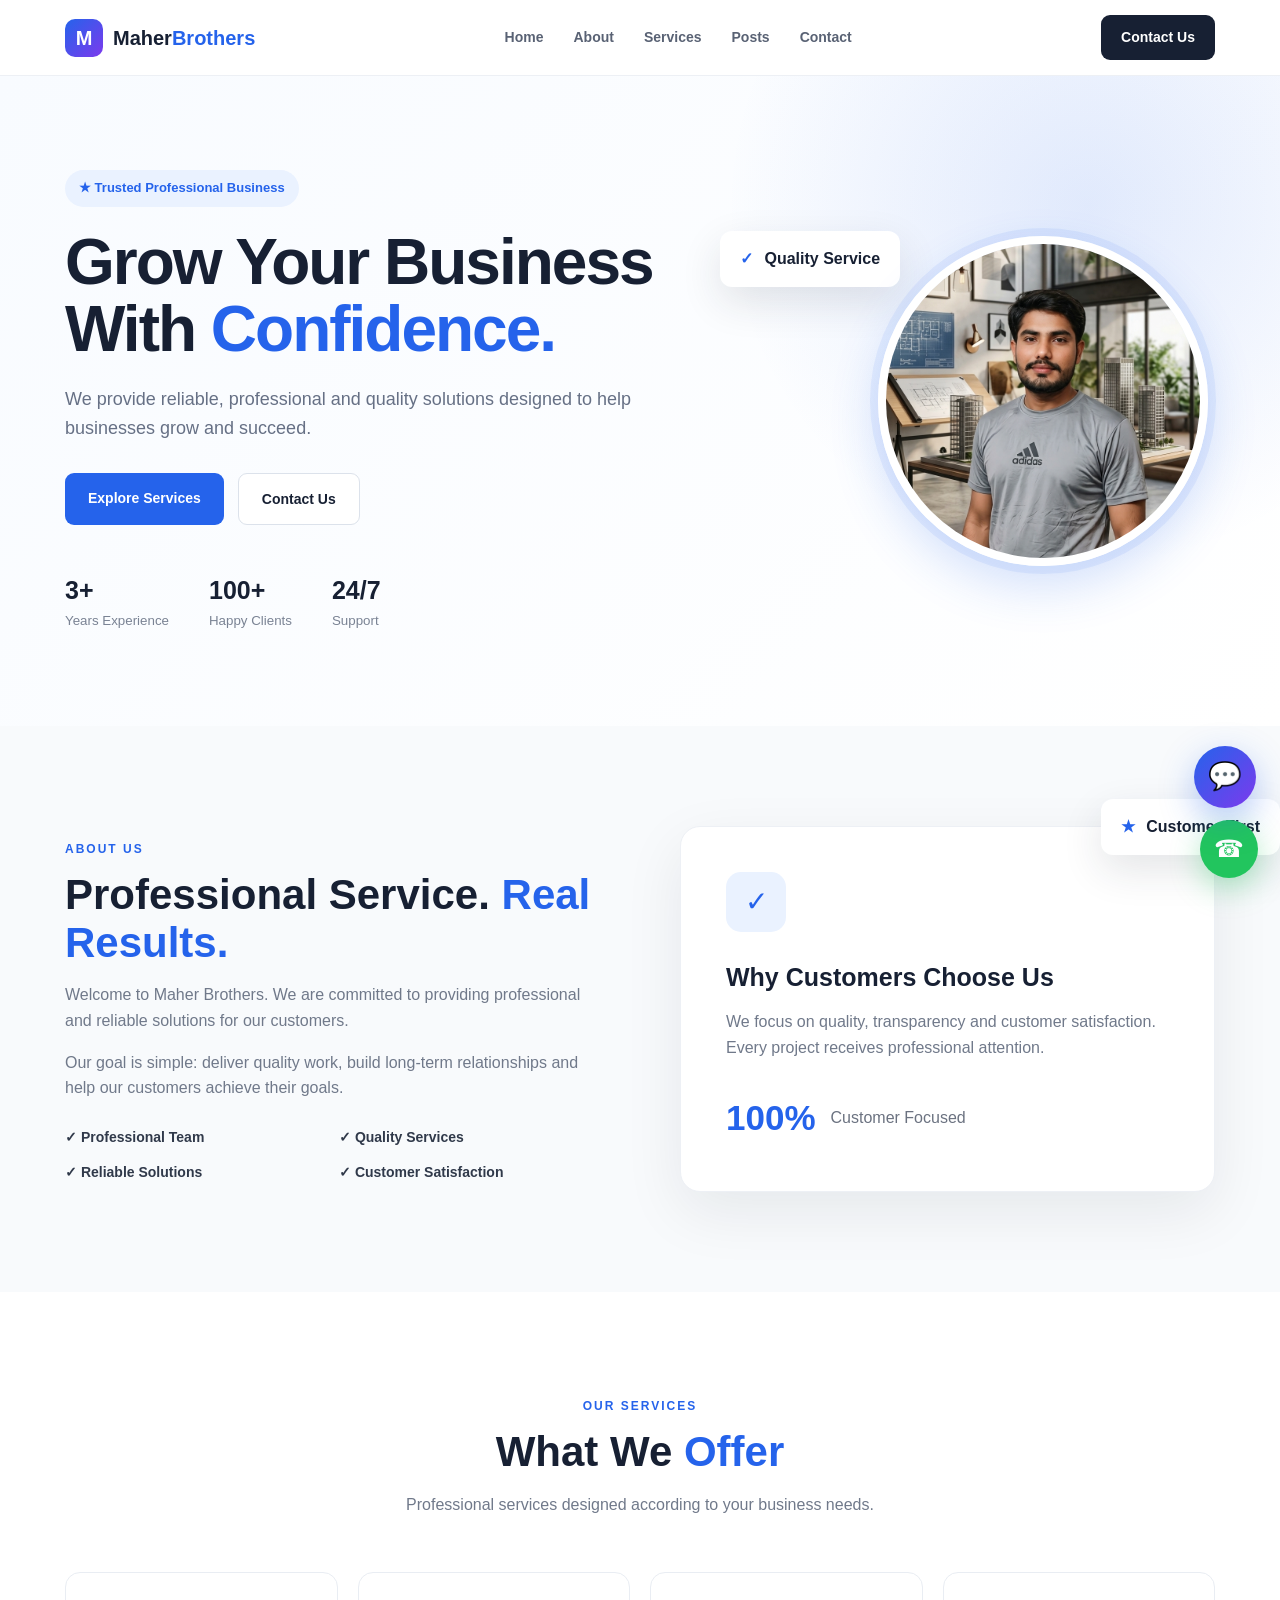
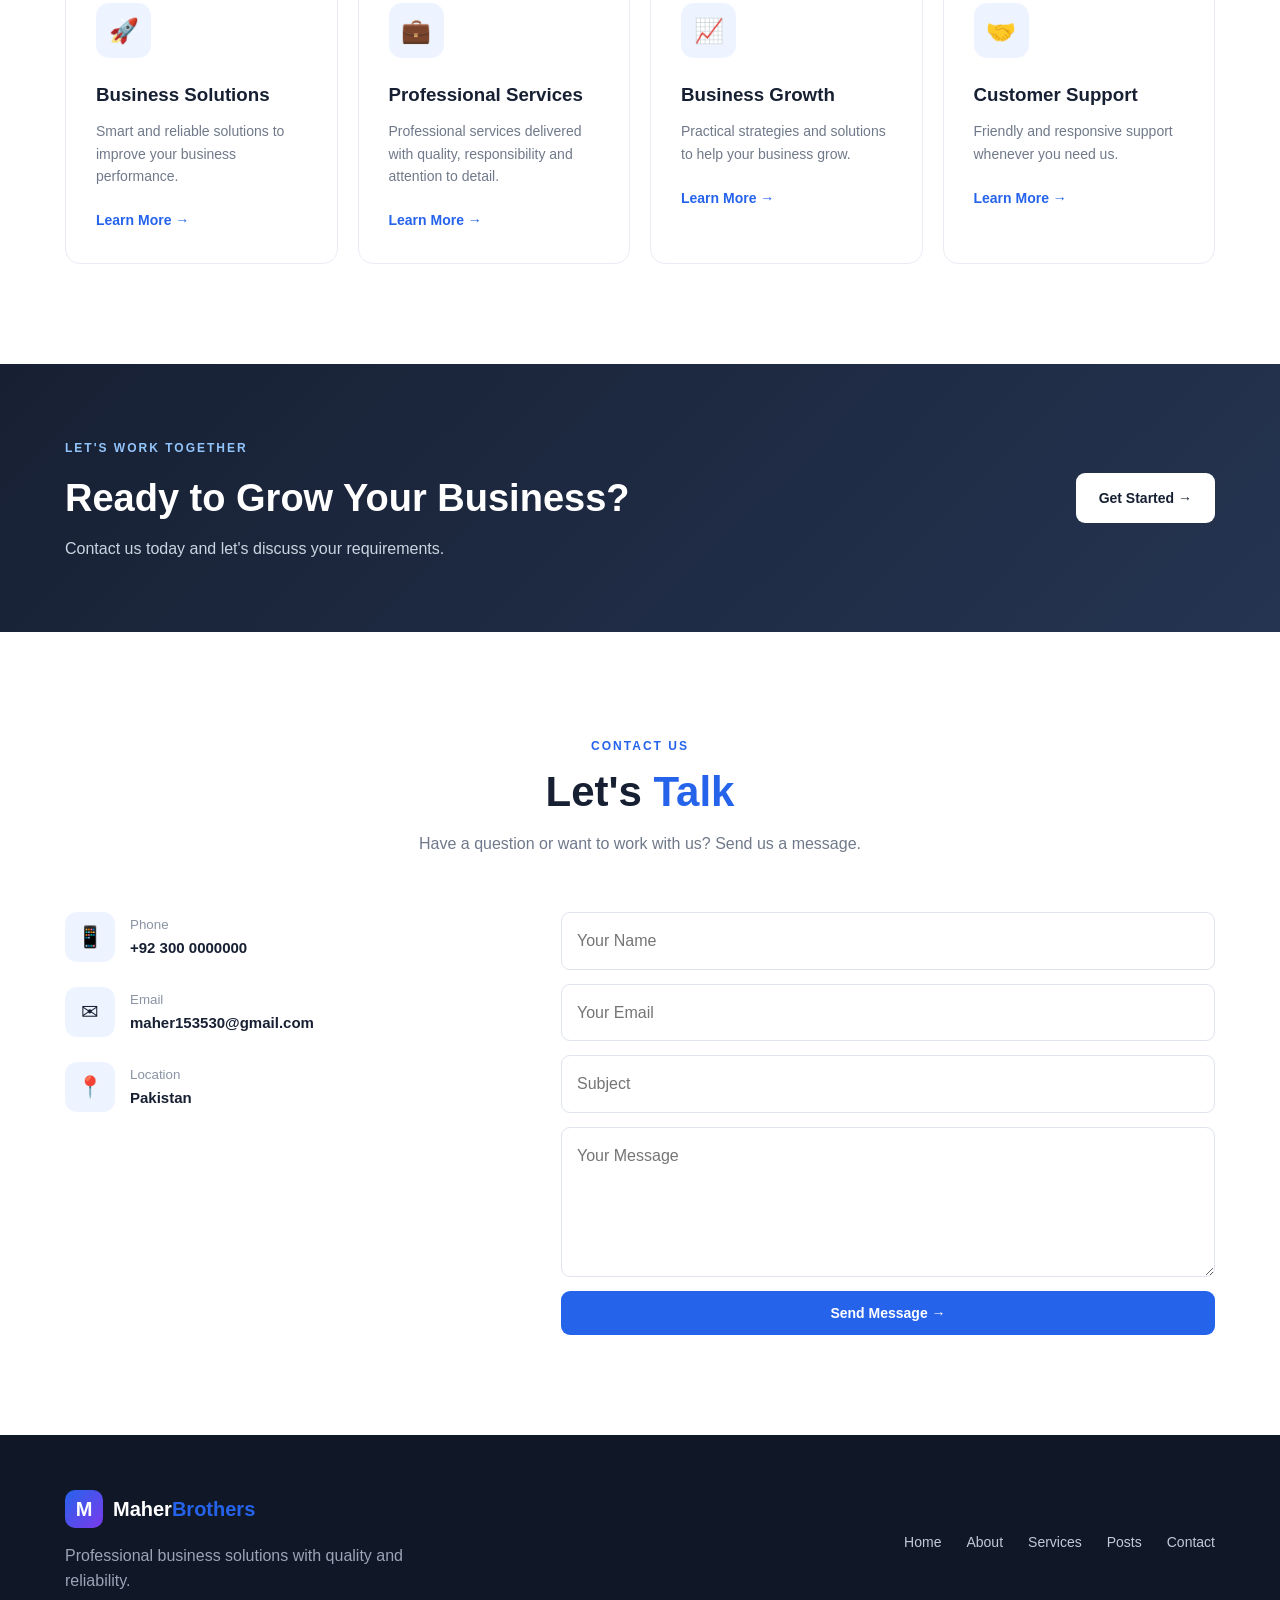
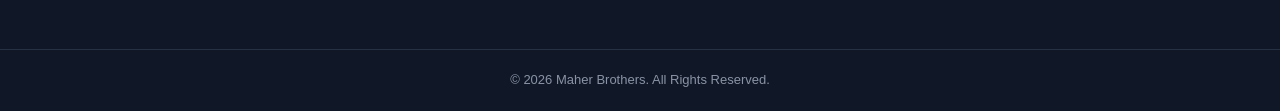
<file: index.html>
<!DOCTYPE html>
<html lang="en">
<head>
    <meta charset="UTF-8">
    <meta name="viewport" content="width=device-width, initial-scale=1.0">

    <title>Maher Brothers | Professional Business Solutions</title>

    <meta name="description"
          content="Maher Brothers - Professional products, services, business updates and customer support.">

    <link rel="stylesheet" href="style.css">
</head>

<body>

<!-- ================= NAVBAR ================= -->

<header class="navbar">

    <div class="container nav-container">

        <a href="#home" class="logo">
            <span class="logo-icon">M</span>
            <span>Maher<span>Brothers</span></span>
        </a>

        <nav id="navMenu">
           <a href="index.html">Home</a>
<a href="index.html#about">About</a>
<a href="index.html#services">Services</a>
<a href="posts.html">Posts</a>
<a href="index.html#contact">Contact</a>
        </nav>

       <a href="index.html#contact" class="nav-button">
    Contact Us
</a>

        <button
            type="button"
            class="menu-btn"
            id="menuBtn"
            aria-label="Open menu">
            ☰
        </button>

    </div>

</header>


<!-- ================= HOME ================= -->

<section class="hero" id="home">

    <div class="container hero-content">

        <div class="hero-text">

            <span class="badge">
                ★ Trusted Professional Business
            </span>

            <h1>
                Grow Your Business With
                <span>Confidence.</span>
            </h1>

            <p>
                We provide reliable, professional and quality solutions
                designed to help businesses grow and succeed.
            </p>

            <div class="hero-buttons">

                <a href="#services" class="btn primary">
                    Explore Services
                </a>

                <a href="#contact" class="btn secondary">
                    Contact Us
                </a>

            </div>

            <div class="hero-stats">

                <div>
                    <strong>3+</strong>
                    <small>Years Experience</small>
                </div>

                <div>
                    <strong>100+</strong>
                    <small>Happy Clients</small>
                </div>

                <div>
                    <strong>24/7</strong>
                    <small>Support</small>
                </div>

            </div>

        </div>


        <div class="hero-card">

            <div class="floating-card card-one">
                <span>✓</span>
                Quality Service
            </div>
<div class="business-">
    <img src="My Pic.jpg" alt="Maher Brothers Banner">
</div>

            </div>

            <div class="floating-card card-two">
                <span>★</span>
                Customer First
            </div>

        </div>

    </div>

</section>


<!-- ================= ABOUT ================= -->

<section class="section about" id="about">

    <div class="container two-column">

        <div>

            <span class="section-tag">ABOUT US</span>

            <h2>
                Professional Service.
                <span>Real Results.</span>
            </h2>

            <p>
                Welcome to Maher Brothers. We are committed to providing
                professional and reliable solutions for our customers.
            </p>

            <p>
                Our goal is simple: deliver quality work, build long-term
                relationships and help our customers achieve their goals.
            </p>

            <div class="check-list">
                <div>✓ Professional Team</div>
                <div>✓ Quality Services</div>
                <div>✓ Reliable Solutions</div>
                <div>✓ Customer Satisfaction</div>
            </div>

        </div>


        <div class="about-box">

            <div class="about-icon">✓</div>

            <h3>
                Why Customers Choose Us
            </h3>

            <p>
                We focus on quality, transparency and customer satisfaction.
                Every project receives professional attention.
            </p>

            <div class="mini-stat">
                <strong>100%</strong>
                <span>Customer Focused</span>
            </div>

        </div>

    </div>

</section>


<!-- ================= SERVICES ================= -->

<section class="section services" id="services">

    <div class="container">

        <div class="section-heading">

            <span class="section-tag">OUR SERVICES</span>

            <h2>
                What We <span>Offer</span>
            </h2>

            <p>
                Professional services designed according to your business needs.
            </p>

        </div>


        <div class="service-grid">

            <div class="service-card">

                <div class="service-icon">🚀</div>

                <h3>Business Solutions</h3>

                <p>
                    Smart and reliable solutions to improve your business
                    performance.
                </p>

                <a href="#contact">Learn More →</a>

            </div>


            <div class="service-card">

                <div class="service-icon">💼</div>

                <h3>Professional Services</h3>

                <p>
                    Professional services delivered with quality,
                    responsibility and attention to detail.
                </p>

                <a href="#contact">Learn More →</a>

            </div>


            <div class="service-card">

                <div class="service-icon">📈</div>

                <h3>Business Growth</h3>

                <p>
                    Practical strategies and solutions to help your business
                    grow.
                </p>

                <a href="#contact">Learn More →</a>

            </div>


            <div class="service-card">

                <div class="service-icon">🤝</div>

                <h3>Customer Support</h3>

                <p>
                    Friendly and responsive support whenever you need us.
                </p>

                <a href="#contact">Learn More →</a>

            </div>

        </div>

    </div>

</section>

<!-- ================= CTA ================= -->

<section class="cta">

    <div class="container cta-content">

        <div>

            <span>LET'S WORK TOGETHER</span>

            <h2>
                Ready to Grow Your Business?
            </h2>

            <p>
                Contact us today and let's discuss your requirements.
            </p>

        </div>

        <a href="#contact" class="btn white">
            Get Started →
        </a>

    </div>

</section>


<!-- ================= CONTACT ================= -->

<section class="section contact" id="contact">

    <div class="container">

        <div class="section-heading">

            <span class="section-tag">CONTACT US</span>

            <h2>
                Let's <span>Talk</span>
            </h2>

            <p>
                Have a question or want to work with us?
                Send us a message.
            </p>

        </div>


        <div class="contact-grid">

            <div class="contact-info">

                <div class="contact-item">

                    <div class="contact-icon">📱</div>

                    <div>
                        <small>Phone</small>
                        <strong>+92 300 0000000</strong>
                    </div>

                </div>


                <div class="contact-item">

                    <div class="contact-icon">✉</div>

                    <div>
                        <small>Email</small>
                        <strong>maher153530@gmail.com</strong>
                    </div>

                </div>


                <div class="contact-item">

                    <div class="contact-icon">📍</div>

                    <div>
                        <small>Location</small>
                        <strong>Pakistan</strong>
                    </div>

                </div>

            </div>


            <form
                class="contact-form"
                id="contactForm">

                <input
                    type="text"
                    id="name"
                    placeholder="Your Name"
                    required
                >

                <input
                    type="email"
                    id="email"
                    placeholder="Your Email"
                    required
                >

                <input
                    type="text"
                    id="subject"
                    placeholder="Subject"
                    required
                >

                <textarea
                    id="message"
                    placeholder="Your Message"
                    required></textarea>

                <button
                    type="submit"
                    class="btn primary">

                    Send Message →

                </button>

            </form>

        </div>

    </div>

</section>


<!-- ================= WHATSAPP ================= -->

<a
    href="https://wa.me/923000000000"
    target="_blank"
    rel="noopener noreferrer"
    class="whatsapp"
    title="Chat on WhatsApp">

    ☎

</a>


<!-- ================= CHAT ================= -->

<div
    class="chat-button"
    id="chatButton"
    title="Chat With Us">

    💬

</div>


<div
    class="chat-box"
    id="chatBox">

    <div class="chat-header">

        <div>
            <strong>Chat With Us</strong>
            <small>We usually reply quickly</small>
        </div>

        <button
            type="button"
            id="closeChat">
            ×
        </button>

    </div>


    <div
        class="chat-body"
        id="chatBody">

        <div class="chat-welcome">
            👋 Hello! How can we help you?
        </div>

    </div>


    <div
        class="visitor-form"
        id="visitorForm">

        <input
            type="text"
            id="visitorName"
            placeholder="Your name"
            maxlength="80"
        >

        <button
            type="button"
            id="startChat">

            Start Chat

        </button>

    </div>


    <div
        class="chat-input-area"
        id="chatInputArea">

        <input
            type="text"
            id="chatMessage"
            placeholder="Type your message..."
            maxlength="2000"
        >

        <button
            type="button"
            id="sendChat">

            ➤

        </button>

    </div>

</div>


<!-- ================= FOOTER ================= -->

<footer>

    <div class="container footer-content">

        <div>

            <a href="#home" class="logo footer-logo">

                <span class="logo-icon">M</span>

                <span>
                    Maher<span>Brothers</span>
                </span>

            </a>

            <p>
                Professional business solutions with quality and reliability.
            </p>

        </div>

<div class="footer-links">

    <a href="index.html">Home</a>
    <a href="index.html#about">About</a>
    <a href="index.html#services">Services</a>
    <a href="posts.html">Posts</a>
    <a href="index.html#contact">Contact</a>

</div>

    </div>


    <div class="copyright">

        © <span id="year"></span>
        Maher Brothers.
        All Rights Reserved.

    </div>

</footer>


<!-- ONLY ONE JS FILE -->
<script src="script.js"></script>

</body>
</html>
</file>
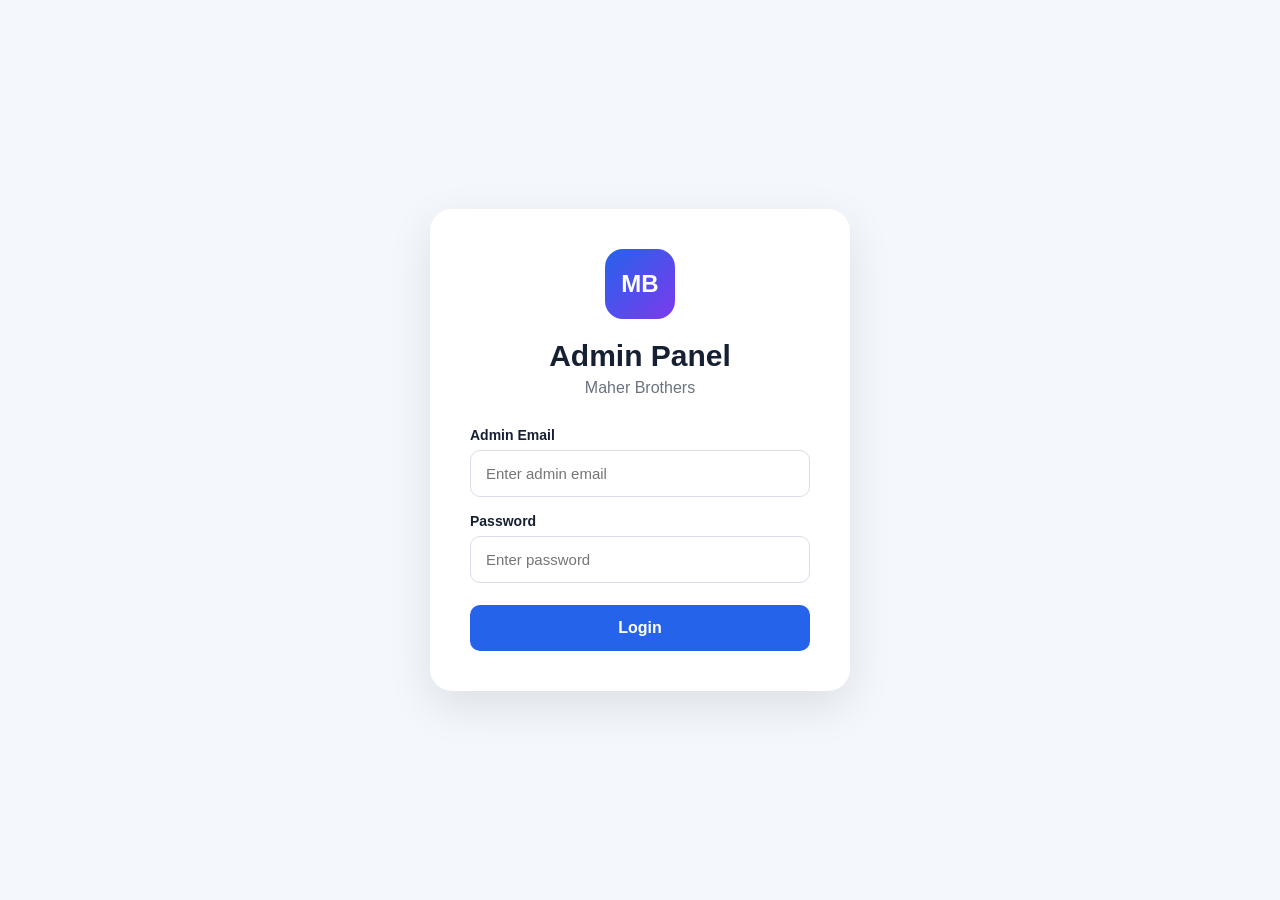
<file: admin/index.html>
<!DOCTYPE html>
<html lang="en">
<head>
    <meta charset="UTF-8">

    <meta
        name="viewport"
        content="width=device-width, initial-scale=1.0"
    >

    <title>Admin Panel | Maher Brothers</title>

    <link
        rel="stylesheet"
        href="admin.css"
    >
</head>

<body>

    <!-- ================================
         LOGIN
    ================================= -->

    <div
        id="loginScreen"
        class="screen"
    >

        <div class="login-card">

            <div class="logo">
                MB
            </div>

            <h1>
                Admin Panel
            </h1>

            <p class="subtitle">
                Maher Brothers
            </p>

            <form id="loginForm">

                <label for="loginEmail">
                    Admin Email
                </label>

                <input
                    type="email"
                    id="loginEmail"
                    placeholder="Enter admin email"
                    required
                >

                <label for="loginPassword">
                    Password
                </label>

                <input
                    type="password"
                    id="loginPassword"
                    placeholder="Enter password"
                    required
                >

                <button
                    type="submit"
                    class="primary-btn"
                    id="loginButton"
                >
                    Login
                </button>

                <div
                    id="loginStatus"
                    class="status"
                ></div>

            </form>

        </div>

    </div>


    <!-- ================================
         ADMIN PANEL
    ================================= -->

    <div
        id="adminScreen"
        class="admin-screen hidden"
    >

        <header class="admin-header">

            <div>

                <h1>
                    Maher Brothers
                </h1>

                <p>
                    Private Admin Dashboard
                </p>

            </div>

            <button
                id="logoutButton"
                class="logout-btn"
            >
                Logout
            </button>

        </header>


        <main class="admin-container">

            <!-- STATS -->

            <section class="stats-grid">

                <div class="stat-card">

                    <span>
                        Pending
                    </span>

                    <strong id="pendingCount">
                        0
                    </strong>

                </div>


                <div class="stat-card">

                    <span>
                        Approved
                    </span>

                    <strong id="approvedCount">
                        0
                    </strong>

                </div>


                <div class="stat-card">

                    <span>
                        Rejected
                    </span>

                    <strong id="rejectedCount">
                        0
                    </strong>

                </div>


                <div class="stat-card">

                    <span>
                        Total
                    </span>

                    <strong id="totalCount">
                        0
                    </strong>

                </div>

            </section>


            <!-- TOOLBAR -->

            <section class="toolbar">

                <div>

                    <h2>
                        Business Posts
                    </h2>

                    <p>
                        Review and manage submitted posts.
                    </p>

                </div>

                <button
                    id="refreshButton"
                    class="refresh-btn"
                >
                    ↻ Refresh
                </button>

            </section>


            <!-- STATUS -->

            <div
                id="adminStatus"
                class="admin-status"
            ></div>
    

            <!-- POSTS -->

            <section
                id="postsList"
                class="posts-list"
            >

                <div class="loading">
                    Loading posts...
                </div>

            </section>
            <!-- =========================================
     CONTACT MESSAGES
========================================= -->

<section class="messages-section">

    <div class="toolbar">

        <div>

            <h2>
                📩 Contact Messages
            </h2>

            <p>
                Messages received from website visitors.
            </p>

        </div>

        <button
            id="refreshMessagesButton"
            class="refresh-btn"
            type="button"
        >
            ↻ Refresh
        </button>

    </div>


    <div
        id="messagesStatus"
        class="admin-status"
    ></div>


    <div
        id="messagesList"
        class="messages-list"
    >

        <div class="loading">
            Loading messages...
        </div>

    </div>

</section>

        </main>

    </div>


    <script src="admin.js"></script>

</body>
</html>
</file>
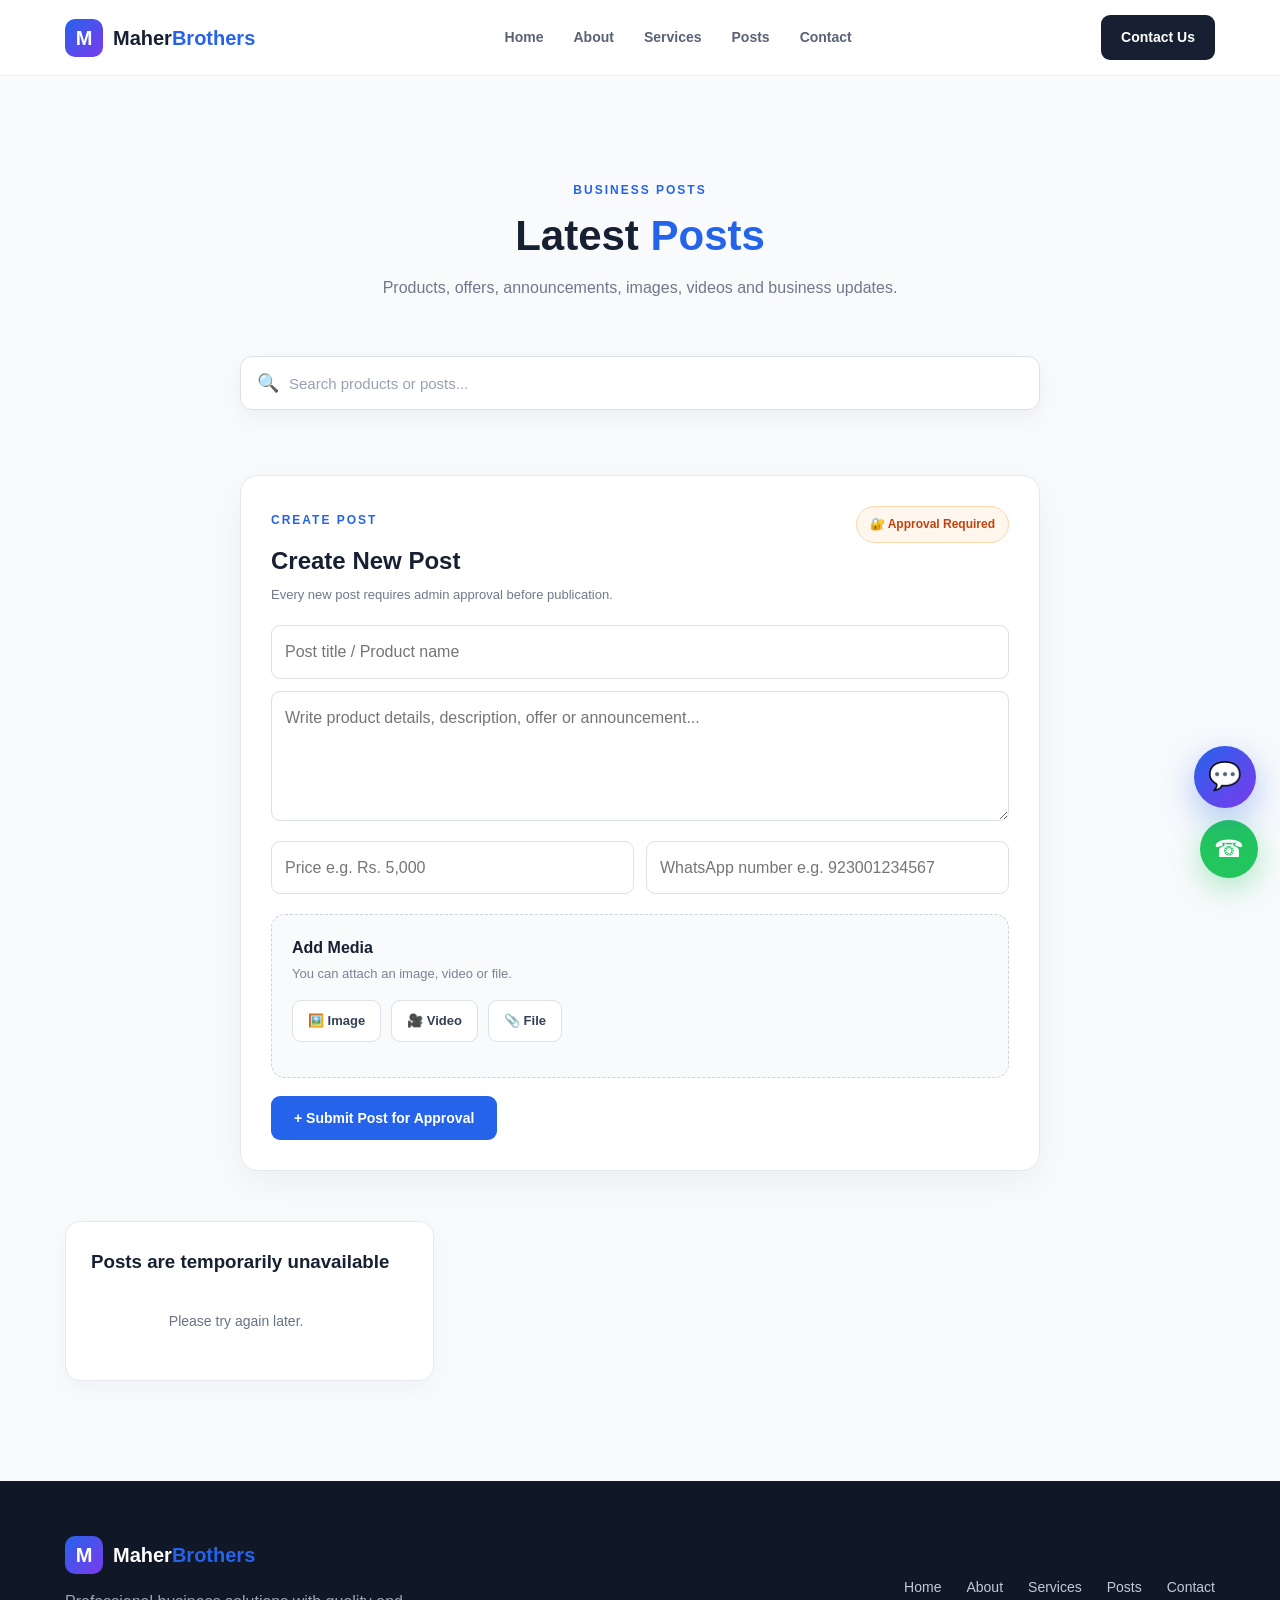
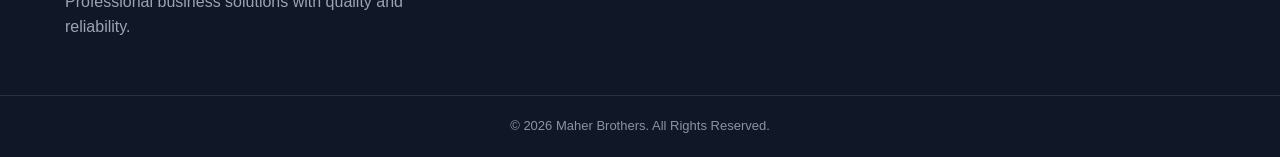
<file: posts.html>
<!DOCTYPE html>
<html lang="en">
<head>
    <meta charset="UTF-8">
    <meta name="viewport" content="width=device-width, initial-scale=1.0">

    <title>Posts | Maher Brothers</title>

    <meta name="description"
          content="Latest products, offers, announcements and business updates from Maher Brothers.">

    <link rel="stylesheet" href="style.css">
</head>

<body>

<!-- ================= NAVBAR ================= -->

<header class="navbar">

    <div class="container nav-container">

        <a href="index.html" class="logo">
            <span class="logo-icon">M</span>
            <span>Maher<span>Brothers</span></span>
        </a>

        <nav id="navMenu">
            <a href="index.html">Home</a>
            <a href="index.html#about">About</a>
            <a href="index.html#services">Services</a>
            <a href="posts.html" class="active">Posts</a>
            <a href="index.html#contact">Contact</a>
        </nav>

        <a href="index.html#contact" class="nav-button">
            Contact Us
        </a>

        <button
            type="button"
            class="menu-btn"
            id="menuBtn"
            aria-label="Open menu">
            ☰
        </button>

    </div>

</header>


<!-- ================= POSTS ================= -->

<section class="section posts-section" id="posts">

    <div class="container">

        <div class="section-heading">

            <span class="section-tag">BUSINESS POSTS</span>

            <h2>
                Latest <span>Posts</span>
            </h2>

            <p>
                Products, offers, announcements, images, videos and business
                updates.
            </p>

        </div>
<!-- ================= POST SEARCH ================= -->

<div class="post-search">

    <div class="post-search-box">

        <span class="post-search-icon">🔍</span>

        <input
            type="search"
            id="postSearch"
            placeholder="Search products or posts..."
            autocomplete="off"
            aria-label="Search products or posts"
        >

        <button
            type="button"
            id="clearPostSearch"
            class="clear-search"
            aria-label="Clear search">
            ×
        </button>

    </div>

    <div
        id="searchResultCount"
        class="search-result-count">
    </div>

</div>

        <!-- CREATE POST -->

        <div class="post-admin">

            <div class="post-admin-title">

                <div>

                    <span class="section-tag">
                        CREATE POST
                    </span>

                    <h3>
                        Create New Post
                    </h3>

                    <p>
                        Every new post requires admin approval before publication.
                    </p>

                </div>

                <span class="approval-badge">
                    🔐 Approval Required
                </span>

            </div>


            <input
                type="text"
                id="postTitle"
                placeholder="Post title / Product name"
                maxlength="150"
            >


            <textarea
                id="postContent"
                placeholder="Write product details, description, offer or announcement..."
                maxlength="5000"
            ></textarea>


            <!-- PRODUCT OPTIONS -->

            <div class="product-fields">

                <input
                    type="text"
                    id="postPrice"
                    placeholder="Price e.g. Rs. 5,000"
                    maxlength="80"
                >

                <input
                    type="text"
                    id="postWhatsapp"
                    placeholder="WhatsApp number e.g. 923001234567"
                    maxlength="20"
                >

            </div>


            <!-- MEDIA -->

            <div class="media-area">

                <h4>
                    Add Media
                </h4>

                <p>
                    You can attach an image, video or file.
                </p>

                <div class="media-buttons">

                    <label
                        class="media-btn"
                        for="postImage">
                        🖼️ Image
                    </label>

                    <input
                        type="file"
                        id="postImage"
                        accept="image/*"
                        hidden
                    >


                    <label
                        class="media-btn"
                        for="postVideo">
                        🎥 Video
                    </label>

                    <input
                        type="file"
                        id="postVideo"
                        accept="video/*"
                        hidden
                    >


                    <label
                        class="media-btn"
                        for="postFile">
                        📎 File
                    </label>

                    <input
                        type="file"
                        id="postFile"
                        accept=".pdf,.doc,.docx,.xls,.xlsx,.txt,.zip"
                        hidden
                    >

                </div>


                <div
                    id="selectedMedia"
                    class="selected-media">
                </div>


                <div
                    id="imagePreview"
                    class="image-preview">
                </div>

            </div>


            <button
                type="button"
                class="btn primary"
                id="submitPostBtn">

                + Submit Post for Approval

            </button>


            <div
                id="postStatus"
                class="post-status">
            </div>

        </div>


        <!-- APPROVED POSTS -->

        <div
            class="posts-grid"
            id="postsContainer">
        </div>

    </div>

</section>


<!-- ================= WHATSAPP ================= -->

<a
    href="https://wa.me/923000000000"
    target="_blank"
    rel="noopener noreferrer"
    class="whatsapp"
    title="Chat on WhatsApp">

    ☎

</a>


<!-- ================= CHAT ================= -->

<div
    class="chat-button"
    id="chatButton"
    title="Chat With Us">

    💬

</div>


<div
    class="chat-box"
    id="chatBox">

    <div class="chat-header">

        <div>

            <strong>
                Chat With Us
            </strong>

            <small>
                We usually reply quickly
            </small>

        </div>

        <button
            type="button"
            id="closeChat">

            ×

        </button>

    </div>


    <div
        class="chat-body"
        id="chatBody">

        <div class="chat-welcome">

            👋 Hello! How can we help you?

        </div>

    </div>


    <div
        class="visitor-form"
        id="visitorForm">

        <input
            type="text"
            id="visitorName"
            placeholder="Your name"
            maxlength="80"
        >

        <button
            type="button"
            id="startChat">

            Start Chat

        </button>

    </div>


    <div
        class="chat-input-area"
        id="chatInputArea">

        <input
            type="text"
            id="chatMessage"
            placeholder="Type your message..."
            maxlength="2000"
        >

        <button
            type="button"
            id="sendChat">

            ➤

        </button>

    </div>

</div>


<!-- ================= FOOTER ================= -->

<footer>

    <div class="container footer-content">

        <div>

            <a
                href="index.html"
                class="logo footer-logo">

                <span class="logo-icon">
                    M
                </span>

                <span>
                    Maher<span>Brothers</span>
                </span>

            </a>

            <p>
                Professional business solutions with quality and reliability.
            </p>

        </div>


        <div class="footer-links">

            <a href="index.html">
                Home
            </a>

            <a href="index.html#about">
                About
            </a>

            <a href="index.html#services">
                Services
            </a>

            <a href="posts.html">
                Posts
            </a>

            <a href="index.html#contact">
                Contact
            </a>

        </div>

    </div>


    <div class="copyright">

        © <span id="year"></span>
        Maher Brothers.
        All Rights Reserved.

    </div>

</footer>


<!-- ================= JAVASCRIPT ================= -->

<script src="script.js"></script>

</body>
</html>
</file>
<file: style.css>
/* =====================================================
   RESET
===================================================== */

* {
    margin: 0;
    padding: 0;
    box-sizing: border-box;
}

html {
    scroll-behavior: smooth;
}

body {
    font-family: Arial, Helvetica, sans-serif;
    color: #172033;
    background: #ffffff;
    line-height: 1.6;
}

body.chat-open {
    overflow: hidden;
}

a {
    text-decoration: none;
    color: inherit;
}

button,
input,
textarea {
    font-family: inherit;
}

.container {
    width: 90%;
    max-width: 1150px;
    margin: auto;
}


/* =====================================================
   NAVBAR
===================================================== */

.navbar {
    position: sticky;
    top: 0;
    z-index: 1000;
    background: rgba(255,255,255,.96);
    backdrop-filter: blur(12px);
    border-bottom: 1px solid #edf0f5;
}

.nav-container {
    min-height: 75px;
    display: flex;
    align-items: center;
    justify-content: space-between;
}

.logo {
    display: flex;
    align-items: center;
    gap: 10px;
    font-size: 20px;
    font-weight: 800;
}

.logo > span:last-child > span {
    color: #2563eb;
}

.logo-icon {
    width: 38px;
    height: 38px;
    display: grid;
    place-items: center;
    color: white;
    border-radius: 10px;
    background: linear-gradient(135deg,#2563eb,#7c3aed);
}

nav {
    display: flex;
    gap: 30px;
}

nav a {
    font-size: 14px;
    font-weight: 600;
    color: #596274;
    transition: .3s;
}

nav a:hover,
nav a.active {
    color: #2563eb;
}

.nav-button {
    padding: 11px 20px;
    border-radius: 9px;
    background: #172033;
    color: white;
    font-size: 14px;
    font-weight: 700;
}

.menu-btn {
    display: none;
    border: none;
    background: none;
    font-size: 27px;
    cursor: pointer;
}


/* =====================================================
   HERO
===================================================== */

.hero {
    min-height: 650px;
    display: flex;
    align-items: center;
    background:
        radial-gradient(circle at 85% 20%, rgba(37,99,235,.13), transparent 30%),
        linear-gradient(135deg,#f8fbff,#ffffff);
}

.hero-content {
    display: grid;
    grid-template-columns: 1.1fr .9fr;
    align-items: center;
    gap: 50px;
    padding: 70px 0;
}

.badge {
    display: inline-block;
    padding: 8px 14px;
    background: #eaf2ff;
    color: #2563eb;
    border-radius: 30px;
    font-size: 13px;
    font-weight: 700;
    margin-bottom: 22px;
}

.hero h1 {
    font-size: clamp(42px,5vw,68px);
    line-height: 1.05;
    letter-spacing: -2px;
    margin-bottom: 22px;
}

.hero h1 span {
    color: #2563eb;
}

.hero p {
    max-width: 600px;
    color: #667085;
    font-size: 18px;
    margin-bottom: 30px;
}

.hero-buttons {
    display: flex;
    gap: 14px;
    margin-bottom: 45px;
}

.btn {
    display: inline-block;
    padding: 14px 23px;
    border-radius: 9px;
    border: none;
    cursor: pointer;
    font-weight: 700;
    font-size: 14px;
    transition: .3s;
}

.primary {
    background: #2563eb;
    color: white;
}

.primary:hover {
    background: #1d4ed8;
    transform: translateY(-2px);
}

.secondary {
    border: 1px solid #dce2eb;
    color: #172033;
    background: white;
}

.secondary:hover {
    border-color: #2563eb;
    color: #2563eb;
}

.hero-stats {
    display: flex;
    gap: 40px;
}

.hero-stats div {
    display: flex;
    flex-direction: column;
}

.hero-stats strong {
    font-size: 25px;
}

.hero-stats small {
    color: #7a8394;
}


/* HERO VISUAL */

.hero-card {
    min-height: 420px;
    position: relative;
    display: grid;
    place-items: center;
}

.business-circle {
    width: 320px;
    height: 320px;
    border-radius: 50%;
    display: grid;
    place-items: center;
    background: linear-gradient(135deg,#2563eb,#7c3aed);
    box-shadow: 0 35px 70px rgba(37,99,235,.25);
}

.circle-inner {
    width: 230px;
    height: 230px;
    border-radius: 50%;
    background: white;
    display: flex;
    flex-direction: column;
    align-items: center;
    justify-content: center;
    box-shadow: inset 0 0 30px rgba(0,0,0,.05);
}

.circle-inner span {
    font-size: 13px;
    letter-spacing: 3px;
    color: #7a8394;
}

.circle-inner strong {
    color: #2563eb;
    font-size: 28px;
}

.floating-card {
    position: absolute;
    padding: 15px 20px;
    background: white;
    border-radius: 12px;
    box-shadow: 0 15px 40px rgba(31,41,55,.12);
    font-weight: 700;
}

.floating-card span {
    color: #2563eb;
    margin-right: 7px;
}

.card-one {
    top: 40px;
    left: 0;
}

.card-two {
    bottom: 45px;
    right: 0;
}


/* =====================================================
   SECTIONS
===================================================== */

.section {
    padding: 100px 0;
}

.section-tag {
    display: inline-block;
    color: #2563eb;
    font-size: 12px;
    font-weight: 800;
    letter-spacing: 2px;
    margin-bottom: 12px;
}

.section-heading {
    text-align: center;
    max-width: 650px;
    margin: 0 auto 55px;
}

.section-heading h2,
.two-column h2 {
    font-size: 42px;
    line-height: 1.15;
    margin-bottom: 15px;
}

.section-heading h2 span,
.two-column h2 span {
    color: #2563eb;
}

.section-heading p,
.two-column p {
    color: #70798a;
}


/* =====================================================
   ABOUT
===================================================== */

.about {
    background: #f8fafc;
}

.two-column {
    display: grid;
    grid-template-columns: 1fr 1fr;
    gap: 80px;
    align-items: center;
}

.two-column p {
    margin-bottom: 16px;
}

.check-list {
    margin-top: 25px;
    display: grid;
    grid-template-columns: 1fr 1fr;
    gap: 13px;
    font-weight: 700;
    font-size: 14px;
}

.check-list div {
    color: #30394a;
}

.about-box {
    padding: 45px;
    background: white;
    border-radius: 20px;
    box-shadow: 0 20px 60px rgba(15,23,42,.08);
    border: 1px solid #edf0f5;
}

.about-icon {
    width: 60px;
    height: 60px;
    display: grid;
    place-items: center;
    border-radius: 15px;
    background: #eaf2ff;
    color: #2563eb;
    font-size: 28px;
    margin-bottom: 25px;
}

.about-box h3 {
    font-size: 25px;
    margin-bottom: 12px;
}

.mini-stat {
    display: flex;
    align-items: center;
    gap: 15px;
    margin-top: 30px;
}

.mini-stat strong {
    font-size: 35px;
    color: #2563eb;
}

.mini-stat span {
    color: #6b7280;
}


/* =====================================================
   SERVICES
===================================================== */

.service-grid {
    display: grid;
    grid-template-columns: repeat(4,1fr);
    gap: 20px;
}

.service-card {
    padding: 30px;
    border: 1px solid #e9edf3;
    border-radius: 15px;
    transition: .3s;
    background: white;
}

.service-card:hover {
    transform: translateY(-7px);
    box-shadow: 0 20px 45px rgba(15,23,42,.09);
    border-color: #cddcff;
}

.service-icon {
    width: 55px;
    height: 55px;
    display: grid;
    place-items: center;
    background: #eef4ff;
    border-radius: 13px;
    font-size: 24px;
    margin-bottom: 22px;
}

.service-card h3 {
    margin-bottom: 10px;
}

.service-card p {
    color: #70798a;
    font-size: 14px;
    margin-bottom: 20px;
}

.service-card a {
    color: #2563eb;
    font-weight: 700;
    font-size: 14px;
}


/* =====================================================
   POSTS
===================================================== */

.posts-section {
    background: #f8fafc;
}

.post-admin {
    max-width: 800px;
    margin: 0 auto 50px;
    padding: 30px;
    background: white;
    border-radius: 18px;
    border: 1px solid #e4e8ef;
    box-shadow: 0 12px 35px rgba(15,23,42,.05);
}

.post-admin-title {
    display: flex;
    justify-content: space-between;
    align-items: flex-start;
    gap: 20px;
    margin-bottom: 20px;
}

.post-admin-title h3 {
    font-size: 24px;
    margin-bottom: 4px;
}

.post-admin-title p {
    color: #70798a;
    font-size: 13px;
}

.approval-badge {
    background: #fff7ed;
    color: #c2410c;
    border: 1px solid #fed7aa;
    border-radius: 30px;
    padding: 8px 13px;
    font-size: 12px;
    font-weight: 700;
    white-space: nowrap;
}

.post-admin input,
.post-admin textarea,
.product-fields input {
    width: 100%;
    border: 1px solid #dce1e9;
    border-radius: 9px;
    padding: 13px;
    margin-bottom: 12px;
    font: inherit;
    outline: none;
    background: white;
}

.post-admin textarea {
    min-height: 130px;
    resize: vertical;
}

.post-admin input:focus,
.post-admin textarea:focus {
    border-color: #2563eb;
    box-shadow: 0 0 0 3px rgba(37,99,235,.08);
}

.product-fields {
    display: grid;
    grid-template-columns: 1fr 1fr;
    gap: 12px;
}

.product-fields input {
    margin-bottom: 15px;
}

.media-area {
    border: 1px dashed #cbd5e1;
    border-radius: 14px;
    padding: 20px;
    margin: 5px 0 18px;
    background: #f8fafc;
}

.media-area h4 {
    margin-bottom: 3px;
}

.media-area > p {
    color: #7a8394;
    font-size: 13px;
    margin-bottom: 15px;
}

.media-buttons {
    display: flex;
    flex-wrap: wrap;
    gap: 10px;
}

.media-btn {
    display: inline-flex;
    align-items: center;
    justify-content: center;
    gap: 7px;
    padding: 10px 15px;
    border-radius: 9px;
    background: white;
    border: 1px solid #dbe2ea;
    color: #344054;
    font-size: 13px;
    font-weight: 700;
    cursor: pointer;
    transition: .2s;
}

.media-btn:hover {
    border-color: #2563eb;
    color: #2563eb;
    transform: translateY(-1px);
}

.selected-media {
    margin-top: 14px;
}

.selected-file {
    display: flex;
    align-items: center;
    justify-content: space-between;
    gap: 10px;
    background: white;
    border: 1px solid #e5e7eb;
    padding: 10px 12px;
    border-radius: 9px;
    font-size: 13px;
}

.remove-file {
    border: none;
    background: #fee2e2;
    color: #dc2626;
    padding: 5px 8px;
    border-radius: 6px;
    cursor: pointer;
}

.image-preview {
    margin-top: 15px;
}

.image-preview img {
    display: block;
    max-width: 220px;
    max-height: 180px;
    object-fit: cover;
    border-radius: 10px;
    border: 1px solid #e5e7eb;
}

.post-submit-btn {
    width: 100%;
}

.post-status {
    display: none;
    margin-top: 14px;
    padding: 11px 14px;
    border-radius: 9px;
    font-size: 13px;
    font-weight: 700;
}

.post-status.show {
    display: block;
}

.post-status.success {
    background: #ecfdf3;
    color: #15803d;
}

.post-status.error {
    background: #fef2f2;
    color: #dc2626;
}

.posts-grid {
    display: grid;
    grid-template-columns: repeat(3,1fr);
    gap: 22px;
}

.post-card {
    background: white;
    border-radius: 15px;
    padding: 25px;
    border: 1px solid #e6eaf0;
    box-shadow: 0 8px 25px rgba(15,23,42,.04);
    overflow: hidden;
}

.post-date {
    color: #2563eb;
    font-size: 12px;
    font-weight: 700;
    margin-bottom: 10px;
}

.post-card h3 {
    margin-bottom: 10px;
}

.post-card p {
    color: #697386;
    font-size: 14px;
    white-space: pre-wrap;
}

.post-media {
    margin: -25px -25px 20px;
}

.post-media img,
.post-media video {
    width: 100%;
    max-height: 300px;
    object-fit: cover;
    display: block;
}

.post-file {
    display: inline-flex;
    margin-top: 15px;
    padding: 9px 12px;
    background: #eef4ff;
    color: #2563eb;
    border-radius: 8px;
    font-size: 13px;
    font-weight: 700;
}

.product-info {
    display: flex;
    align-items: center;
    justify-content: space-between;
    gap: 10px;
    margin-top: 18px;
}

.product-price {
    font-size: 18px;
    font-weight: 800;
    color: #172033;
}

.product-whatsapp {
    background: #22c55e;
    color: white;
    padding: 9px 13px;
    border-radius: 8px;
    font-size: 12px;
    font-weight: 800;
}


/* =====================================================
   CTA
===================================================== */

.cta {
    padding: 70px 0;
    background: linear-gradient(135deg,#172033,#253451);
    color: white;
}

.cta-content {
    display: flex;
    align-items: center;
    justify-content: space-between;
    gap: 30px;
}

.cta span {
    color: #93c5fd;
    font-size: 12px;
    font-weight: 800;
    letter-spacing: 2px;
}

.cta h2 {
    font-size: 38px;
    margin: 8px 0;
}

.cta p {
    color: #cbd5e1;
}

.white {
    background: white;
    color: #172033;
}


/* =====================================================
   CONTACT
===================================================== */

.contact-grid {
    display: grid;
    grid-template-columns: .8fr 1.2fr;
    gap: 60px;
}

.contact-info {
    display: flex;
    flex-direction: column;
    gap: 25px;
}

.contact-item {
    display: flex;
    gap: 15px;
    align-items: center;
}

.contact-icon {
    width: 50px;
    height: 50px;
    display: grid;
    place-items: center;
    background: #eef4ff;
    border-radius: 12px;
    font-size: 21px;
}

.contact-item div:last-child {
    display: flex;
    flex-direction: column;
}

.contact-item small {
    color: #8a93a3;
}

.contact-item strong {
    font-size: 15px;
}

.contact-form {
    display: flex;
    flex-direction: column;
    gap: 14px;
}

.contact-form input,
.contact-form textarea {
    width: 100%;
    padding: 15px;
    border: 1px solid #dfe4ec;
    border-radius: 9px;
    outline: none;
    font: inherit;
}

.contact-form textarea {
    min-height: 150px;
    resize: vertical;
}

.contact-form input:focus,
.contact-form textarea:focus {
    border-color: #2563eb;
}


/* =====================================================
   WHATSAPP
===================================================== */

.whatsapp {
    position: fixed;
    right: 22px;
    bottom: 22px;
    width: 58px;
    height: 58px;
    border-radius: 50%;
    display: grid;
    place-items: center;
    background: #22c55e;
    color: white;
    font-size: 24px;
    box-shadow: 0 10px 30px rgba(34,197,94,.35);
    z-index: 1500;
}


/* =====================================================
   CHAT
===================================================== */

.chat-button {
    position: fixed;
    right: 24px;
    bottom: 92px;
    width: 62px;
    height: 62px;
    border-radius: 50%;
    background: linear-gradient(135deg,#2563eb,#7c3aed);
    color: white;
    display: grid;
    place-items: center;
    font-size: 27px;
    cursor: pointer;
    box-shadow: 0 12px 35px rgba(37,99,235,.35);
    z-index: 2000;
    transition: .3s;
}

.chat-button:hover {
    transform: scale(1.08);
}

.chat-box {
    position: fixed;
    right: 24px;
    bottom: 165px;
    width: 350px;
    height: 500px;
    background: white;
    border-radius: 18px;
    overflow: hidden;
    box-shadow: 0 25px 70px rgba(15,23,42,.22);
    border: 1px solid #e5e7eb;
    display: none;
    flex-direction: column;
    z-index: 1999;
}

.chat-box.active {
    display: flex;
}

.chat-header {
    min-height: 70px;
    padding: 15px 18px;
    background: linear-gradient(135deg,#2563eb,#7c3aed);
    color: white;
    display: flex;
    align-items: center;
    justify-content: space-between;
}

.chat-header div {
    display: flex;
    flex-direction: column;
}

.chat-header strong {
    font-size: 16px;
}

.chat-header small {
    opacity: .85;
    font-size: 11px;
    margin-top: 3px;
}

.chat-header button {
    border: none;
    background: rgba(255,255,255,.15);
    color: white;
    width: 32px;
    height: 32px;
    border-radius: 50%;
    font-size: 22px;
    cursor: pointer;
}

.chat-body {
    flex: 1;
    padding: 18px;
    overflow-y: auto;
    background: #f8fafc;
}

.chat-welcome,
.chat-message {
    display: block;
    max-width: 85%;
    padding: 10px 13px;
    margin-bottom: 10px;
    border-radius: 13px;
    font-size: 13px;
    word-wrap: break-word;
}

.chat-welcome,
.chat-message.admin {
    margin-right: auto;
    background: white;
    color: #374151;
    border-radius: 13px 13px 13px 3px;
    box-shadow: 0 4px 12px rgba(15,23,42,.05);
}

.chat-message.visitor {
    margin-left: auto;
    background: #2563eb;
    color: white;
    border-radius: 13px 13px 3px 13px;
}

.visitor-form {
    padding: 15px;
    border-top: 1px solid #e5e7eb;
    background: white;
}

.visitor-form input {
    width: 100%;
    padding: 11px;
    border: 1px solid #dfe4ec;
    border-radius: 8px;
    margin-bottom: 9px;
    outline: none;
}

.visitor-form button {
    width: 100%;
    padding: 11px;
    border: none;
    border-radius: 8px;
    background: #2563eb;
    color: white;
    font-weight: 700;
    cursor: pointer;
}

.chat-input-area {
    padding: 12px;
    display: flex;
    gap: 8px;
    background: white;
    border-top: 1px solid #e5e7eb;
}

.chat-input-area input {
    flex: 1;
    min-width: 0;
    padding: 11px;
    border: 1px solid #dfe4ec;
    border-radius: 9px;
    outline: none;
}

.chat-input-area button {
    width: 44px;
    border: none;
    border-radius: 9px;
    background: #2563eb;
    color: white;
    font-size: 18px;
    cursor: pointer;
}


/* =====================================================
   FOOTER
===================================================== */

footer {
    background: #101827;
    color: white;
}

.footer-content {
    padding: 55px 0;
    display: flex;
    justify-content: space-between;
    gap: 30px;
}

.footer-logo {
    margin-bottom: 15px;
}

.footer-content p {
    color: #9aa4b5;
    max-width: 350px;
}

.footer-links {
    display: flex;
    gap: 25px;
    align-items: center;
}

.footer-links a {
    color: #c2cad6;
    font-size: 14px;
}

.footer-links a:hover {
    color: white;
}

.copyright {
    border-top: 1px solid #263244;
    text-align: center;
    padding: 20px;
    color: #8993a5;
    font-size: 13px;
}


/* =====================================================
   MOBILE
===================================================== */

@media(max-width:900px) {

    nav {
        position: absolute;
        top: 75px;
        left: 0;
        right: 0;
        background: white;
        display: none;
        flex-direction: column;
        padding: 25px;
        border-bottom: 1px solid #eee;
        box-shadow: 0 15px 30px rgba(0,0,0,.06);
    }

    nav.active {
        display: flex;
    }

    .nav-button {
        display: none;
    }

    .menu-btn {
        display: block;
    }

    .hero-content,
    .two-column,
    .contact-grid {
        grid-template-columns: 1fr;
    }

    .hero {
        min-height: auto;
    }

    .hero-card {
        min-height: 350px;
    }

    .service-grid {
        grid-template-columns: 1fr 1fr;
    }

    .posts-grid {
        grid-template-columns: 1fr 1fr;
    }

    .cta-content {
        flex-direction: column;
        align-items: flex-start;
    }
}


@media(max-width:600px) {

    .section {
        padding: 70px 0;
    }

    .hero-content {
        padding: 50px 0;
    }

    .hero h1 {
        font-size: 42px;
    }

    .hero-buttons {
        flex-direction: column;
    }

    .hero-buttons .btn {
        text-align: center;
    }

    .hero-stats {
        gap: 20px;
    }

    .business-circle {
        width: 250px;
        height: 250px;
    }

    .circle-inner {
        width: 180px;
        height: 180px;
    }

    .circle-inner strong {
        font-size: 22px;
    }

    .floating-card {
        font-size: 12px;
        padding: 11px;
    }

    .section-heading h2,
    .two-column h2 {
        font-size: 34px;
    }

    .service-grid,
    .posts-grid {
        grid-template-columns: 1fr;
    }

    .check-list {
        grid-template-columns: 1fr;
    }

    .about-box {
        padding: 30px;
    }

    .cta h2 {
        font-size: 30px;
    }

    .footer-content {
        flex-direction: column;
    }

    .footer-links {
        flex-wrap: wrap;
    }

    .post-admin {
        padding: 20px;
    }

    .post-admin-title {
        flex-direction: column;
    }

    .product-fields {
        grid-template-columns: 1fr;
        gap: 0;
    }

    .chat-box {
        right: 10px;
        left: 10px;
        bottom: 155px;
        width: auto;
        height: 500px;
    }

    .chat-button {
        right: 17px;
        bottom: 88px;
    }

    .whatsapp {
        right: 17px;
        bottom: 18px;
    }
}
/* ================================
   MY PICTURE - HERO SECTION
================================ */

.business- {
    width: 100%;
    height: 420px;
    display: flex;
    justify-content: center;
    align-items: center;
    position: relative;
}

.business- img {
    width: 330px !important;
    height: 330px !important;
    display: block;
    object-fit: cover;
    border-radius: 50%;
    margin: 0 !important;
    border: 8px solid #ffffff;
    box-shadow:
        0 20px 50px rgba(37, 99, 235, 0.20),
        0 0 0 8px rgba(37, 99, 235, 0.08);
    transition: all 0.3s ease;
}

.business- img:hover {
    transform: translateY(-6px) scale(1.65);
    box-shadow:
        0 28px 60px rgba(37, 99, 235, 0.25),
        0 0 0 8px rgba(37, 99, 235, 0.10);
}


/* ================================
   MOBILE PICTURE
================================ */

@media(max-width:900px) {

    .business- {
        height: 350px;
        justify-content: center;
    }

    .business- img {
        width: 280px !important;
        height: 280px !important;
    }
}


@media(max-width:600px) {

    .business- {
        height: 300px;
    }

    .business- img {
        width: 240px !important;
        height: 240px !important;
    }
}
.business- {
    width: 100%;
    height: 420px;
    display: flex;
    justify-content: center;
    align-items: center;
    position: relative;
    transform: translateX(75px);
}
/* ================================
   POST MEDIA VIEWER
================================ */

.post-media img,
.post-media video {
    cursor: pointer;
}

.media-popup {
    position: fixed;
    top: 0;
    left: 0;
    width: 100%;
    height: 100%;
    background: rgba(0, 0, 0, 0.90);
    display: none;
    align-items: center;
    justify-content: center;
    z-index: 9999;
    padding: 20px;
}

.media-popup.show {
    display: flex;
}

.media-popup img,
.media-popup video {
    max-width: 95%;
    max-height: 90%;
    object-fit: contain;
    border-radius: 10px;
}

.media-popup-close {
    position: absolute;
    top: 20px;
    right: 25px;
    width: 45px;
    height: 45px;
    border: none;
    border-radius: 50%;
    background: white;
    color: #172033;
    font-size: 28px;
    cursor: pointer;
}
/* ================================
   POST SEARCH
================================ */

.post-search {
    width: 100%;
    max-width: 800px;
    margin: 0 auto 35px;
}

.post-search-box {
    position: relative;
    display: flex;
    align-items: center;
    width: 100%;
}

.post-search-icon {
    position: absolute;
    left: 17px;
    font-size: 18px;
    pointer-events: none;
}

#postSearch {
    width: 100%;
    height: 54px;
    padding: 0 48px 0 48px;
    border: 1px solid #dce1e9;
    border-radius: 12px;
    outline: none;
    background: white;
    color: #172033;
    font-size: 15px;
    box-shadow: 0 8px 25px rgba(15,23,42,.05);
    transition: .3s;
}

#postSearch::placeholder {
    color: #98a2b3;
}

#postSearch:focus {
    border-color: #2563eb;
    box-shadow: 0 0 0 4px rgba(37,99,235,.08);
}

.clear-search {
    position: absolute;
    right: 12px;
    width: 32px;
    height: 32px;
    display: none;
    align-items: center;
    justify-content: center;
    border: none;
    border-radius: 50%;
    background: #eef2f7;
    color: #667085;
    font-size: 22px;
    line-height: 1;
    cursor: pointer;
}

.clear-search:hover {
    background: #e2e8f0;
    color: #172033;
}

.clear-search.show {
    display: flex;
}

.search-result-count {
    min-height: 20px;
    margin-top: 10px;
    text-align: center;
    color: #7a8394;
    font-size: 13px;
    font-weight: 600;
}


/* ================================
   NO SEARCH RESULTS
================================ */

.no-search-results {
    grid-column: 1 / -1;
    text-align: center;
    padding: 45px 25px;
    background: white;
    border: 1px solid #e6eaf0;
    border-radius: 15px;
}

.no-search-results h3 {
    margin-bottom: 8px;
    color: #172033;
}

.no-search-results p {
    color: #697386;
    font-size: 14px;
}


/* ================================
   MOBILE SEARCH
================================ */

@media(max-width:600px) {

    .post-search {
        margin-bottom: 25px;
    }

    #postSearch {
        height: 50px;
        font-size: 14px;
    }

}
</file>
<file: admin/admin.css>
/* =========================================
   RESET
========================================= */

* {
    box-sizing: border-box;
    margin: 0;
    padding: 0;
}

body {
    font-family:
        Arial,
        Helvetica,
        sans-serif;

    background:
        #f4f7fb;

    color:
        #172033;

    min-height:
        100vh;
}


/* =========================================
   COMMON
========================================= */

.hidden {
    display: none !important;
}

.screen {
    min-height: 100vh;

    display: flex;

    align-items: center;
    justify-content: center;

    padding: 20px;
}


/* =========================================
   LOGIN
========================================= */

.login-card {
    width: 100%;
    max-width: 420px;

    background: white;

    padding: 40px;

    border-radius: 22px;

    box-shadow:
        0 15px 45px
        rgba(0, 0, 0, 0.10);
}

.logo {
    width: 70px;
    height: 70px;

    margin: 0 auto 20px;

    display: flex;

    align-items: center;
    justify-content: center;

    border-radius: 18px;

    background:
        linear-gradient(
            135deg,
            #2563eb,
            #7c3aed
        );

    color: white;

    font-size: 24px;
    font-weight: 800;
}

.login-card h1 {
    text-align: center;

    font-size: 30px;

    margin-bottom: 6px;
}

.subtitle {
    text-align: center;

    color: #6b7280;

    margin-bottom: 30px;
}

.login-card label {
    display: block;

    margin:
        16px 0 7px;

    font-size: 14px;

    font-weight: 700;
}

.login-card input {
    width: 100%;

    padding: 14px 15px;

    border:
        1px solid #d9deea;

    border-radius: 10px;

    outline: none;

    font-size: 15px;

    transition: 0.2s;
}

.login-card input:focus {
    border-color:
        #2563eb;

    box-shadow:
        0 0 0 3px
        rgba(37, 99, 235, 0.10);
}


/* =========================================
   BUTTONS
========================================= */

button {
    border: 0;

    cursor: pointer;

    font-family: inherit;
}

.primary-btn {
    width: 100%;

    margin-top: 22px;

    padding: 14px;

    border-radius: 10px;

    background:
        #2563eb;

    color: white;

    font-size: 16px;

    font-weight: 700;
}

.primary-btn:hover {
    background:
        #1d4ed8;
}

.primary-btn:disabled {
    opacity: 0.6;

    cursor: not-allowed;
}


/* =========================================
   STATUS
========================================= */

.status,
.admin-status {
    margin-top: 15px;

    padding: 12px 14px;

    border-radius: 10px;

    font-size: 14px;

    display: none;
}

.status.show,
.admin-status.show {
    display: block;
}

.status.error,
.admin-status.error {
    display: block;

    background:
        #fee2e2;

    color:
        #991b1b;
}

.status.success,
.admin-status.success {
    display: block;

    background:
        #dcfce7;

    color:
        #166534;
}


/* =========================================
   ADMIN HEADER
========================================= */

.admin-screen {
    min-height: 100vh;
}

.admin-header {
    background:
        #111827;

    color: white;

    padding:
        20px 5%;

    display: flex;

    align-items: center;
    justify-content: space-between;

    gap: 20px;
}

.admin-header h1 {
    font-size: 24px;
}

.admin-header p {
    color:
        #cbd5e1;

    margin-top: 4px;

    font-size: 14px;
}

.logout-btn {
    padding:
        11px 18px;

    border-radius:
        9px;

    background:
        #ef4444;

    color:
        white;

    font-weight:
        700;
}

.logout-btn:hover {
    background:
        #dc2626;
}


/* =========================================
   MAIN
========================================= */

.admin-container {
    width: 90%;
    max-width: 1250px;

    margin:
        30px auto 60px;
}


/* =========================================
   STATS
========================================= */

.stats-grid {
    display: grid;

    grid-template-columns:
        repeat(4, 1fr);

    gap: 18px;

    margin-bottom: 30px;
}

.stat-card {
    background:
        white;

    border-radius:
        16px;

    padding:
        22px;

    box-shadow:
        0 8px 25px
        rgba(0, 0, 0, 0.06);
}

.stat-card span {
    display: block;

    color:
        #64748b;

    font-size:
        14px;

    margin-bottom:
        10px;
}

.stat-card strong {
    font-size:
        32px;
}


/* =========================================
   TOOLBAR
========================================= */

.toolbar {
    background:
        white;

    border-radius:
        16px;

    padding:
        22px;

    display: flex;

    align-items: center;
    justify-content: space-between;

    gap: 20px;

    margin-bottom:
        20px;

    box-shadow:
        0 8px 25px
        rgba(0, 0, 0, 0.06);
}

.toolbar h2 {
    font-size:
        22px;
}

.toolbar p {
    margin-top:
        5px;

    color:
        #64748b;
}

.refresh-btn {
    padding:
        11px 18px;

    border-radius:
        9px;

    background:
        #2563eb;

    color:
        white;

    font-weight:
        700;
}

.refresh-btn:hover {
    background:
        #1d4ed8;
}


/* =========================================
   POSTS
========================================= */

.posts-list {
    display:
        grid;

    gap:
        20px;
}

.post-admin-card {
    background:
        white;

    border-radius:
        18px;

    padding:
        22px;

    box-shadow:
        0 8px 25px
        rgba(0, 0, 0, 0.06);
}

.post-admin-top {
    display:
        flex;

    justify-content:
        space-between;

    align-items:
        flex-start;

    gap:
        20px;
}

.post-admin-card h3 {
    font-size:
        22px;

    margin-bottom:
        8px;
}

.post-description {
    color:
        #475569;

    line-height:
        1.7;

    white-space:
        pre-wrap;
}

.post-date {
    color:
        #94a3b8;

    font-size:
        13px;

    margin-top:
        12px;
}

.badge {
    display:
        inline-block;

    padding:
        7px 12px;

    border-radius:
        999px;

    font-size:
        12px;

    font-weight:
        800;

    text-transform:
        uppercase;
}

.badge.pending {
    background:
        #fef3c7;

    color:
        #92400e;
}

.badge.approved {
    background:
        #dcfce7;

    color:
        #166534;
}

.badge.rejected {
    background:
        #fee2e2;

    color:
        #991b1b;
}


/* =========================================
   MEDIA
========================================= */

.post-admin-media {
    margin-top:
        18px;
}

.post-admin-media img,
.post-admin-media video {
    width:
        100%;

    max-width:
        600px;

    max-height:
        400px;

    object-fit:
        contain;

    border-radius:
        12px;

    background:
        #f1f5f9;
}

.file-link {
    display:
        inline-block;

    margin-top:
        15px;

    padding:
        10px 14px;

    border-radius:
        8px;

    background:
        #eff6ff;

    color:
        #1d4ed8;

    text-decoration:
        none;

    font-weight:
        700;
}


/* =========================================
   POST DETAILS
========================================= */

.post-details {
    margin-top:
        18px;

    display:
        grid;

    grid-template-columns:
        repeat(2, 1fr);

    gap:
        10px;
}

.detail-box {
    background:
        #f8fafc;

    padding:
        12px;

    border-radius:
        9px;
}

.detail-box strong {
    display:
        block;

    font-size:
        12px;

    color:
        #64748b;

    margin-bottom:
        4px;
}


/* =========================================
   ACTIONS
========================================= */

.post-actions {
    display:
        flex;

    flex-wrap:
        wrap;

    gap:
        10px;

    margin-top:
        20px;

    padding-top:
        18px;

    border-top:
        1px solid #e5e7eb;
}

.action-btn {
    padding:
        11px 16px;

    border-radius:
        9px;

    font-weight:
        700;

    color:
        white;
}

.approve-btn {
    background:
        #16a34a;
}

.approve-btn:hover {
    background:
        #15803d;
}

.reject-btn {
    background:
        #f59e0b;
}

.reject-btn:hover {
    background:
        #d97706;
}

.delete-btn {
    background:
        #dc2626;
}

.delete-btn:hover {
    background:
        #b91c1c;
}


/* =========================================
   EMPTY / LOADING
========================================= */

.loading,
.empty {
    background:
        white;

    padding:
        40px;

    border-radius:
        16px;

    text-align:
        center;

    color:
        #64748b;
}


/* =========================================
   MOBILE
========================================= */

@media (max-width: 800px) {

    .stats-grid {
        grid-template-columns:
            repeat(2, 1fr);
    }

    .toolbar {
        align-items:
            flex-start;

        flex-direction:
            column;
    }

    .post-admin-top {
        flex-direction:
            column;
    }

    .post-details {
        grid-template-columns:
            1fr;
    }

}

@media (max-width: 520px) {

    .login-card {
        padding:
            28px 20px;
    }

    .stats-grid {
        grid-template-columns:
            1fr 1fr;

        gap:
            10px;
    }

    .stat-card {
        padding:
            16px;
    }

    .stat-card strong {
        font-size:
            26px;
    }

    .admin-header {
        padding:
            18px;
    }

    .admin-container {
        width:
            94%;
    }

    .post-admin-card {
        padding:
            17px;
    }

    .action-btn {
        width:
            100%;
    }

}
</file>
